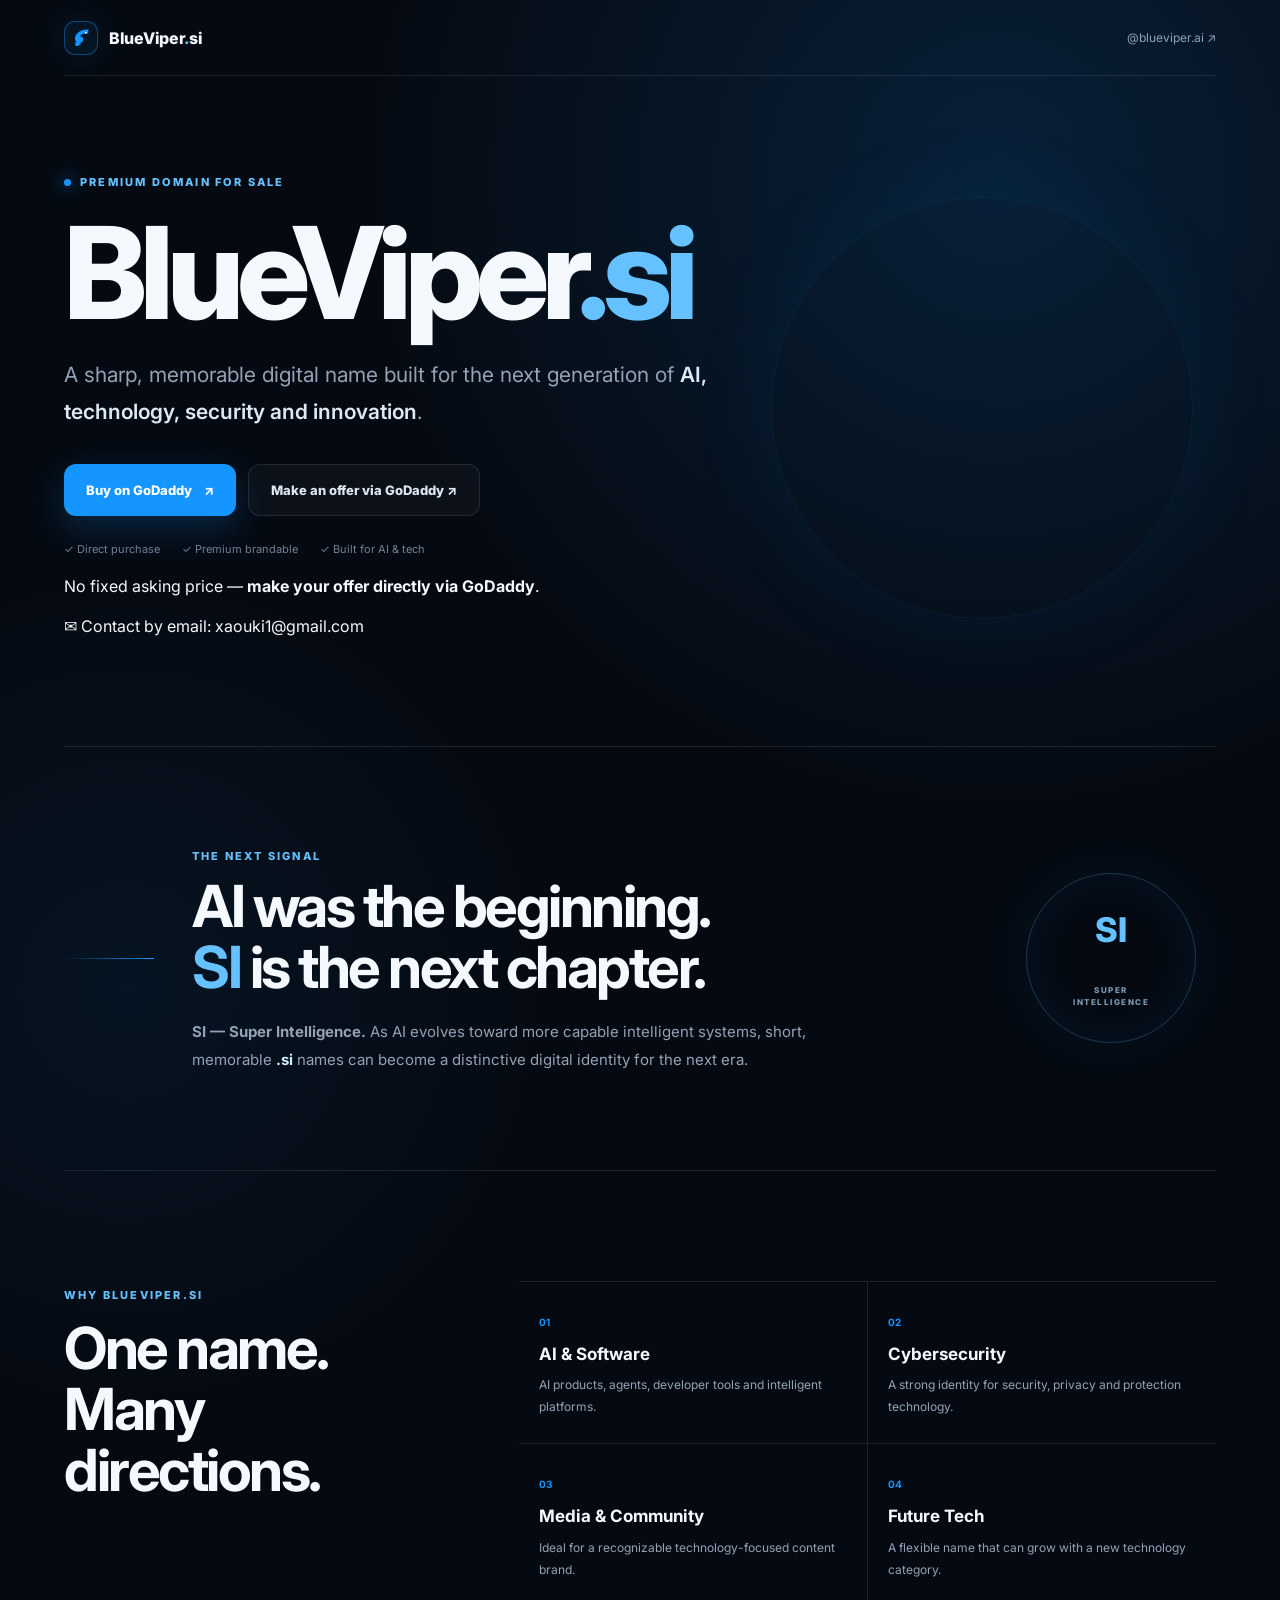
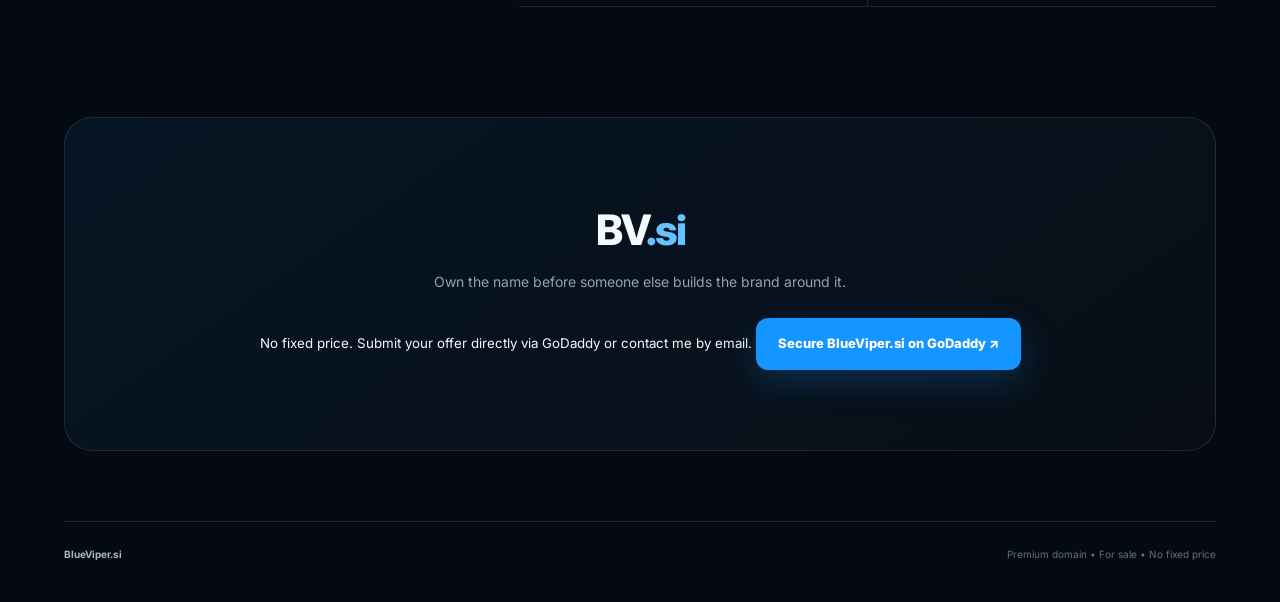
<file: blueviper-si/index.html>
<!doctype html>
<html lang="en">
<head>
  <meta charset="utf-8">
  <meta name="viewport" content="width=device-width,initial-scale=1">
  <meta name="theme-color" content="#0a8cff">
  <meta name="description" content="BlueViper.si — a premium domain for AI, technology, security and next-generation brands.">
  <title>BlueViper.si — Premium AI Domain</title>
  <link rel="preconnect" href="https://fonts.googleapis.com">
  <link rel="preconnect" href="https://fonts.gstatic.com" crossorigin>
  <link href="https://fonts.googleapis.com/css2?family=Inter:wght@400;500;600;700;800&display=swap" rel="stylesheet">
  <link rel="stylesheet" href="styles.css">
</head>
<body>
  <header class="site-header">
    <a class="brand" href="#" aria-label="BlueViper.si">
      <span class="brand-mark" aria-hidden="true">
        <svg viewBox="0 0 44 44" role="img">
          <path d="M34.8 8.2c-7.9-.9-16.1 1.8-20.9 7.4-3.4 4-4.4 8.8-2.2 12.5 2.2 3.7 6.7 4.7 10.2 2.5 3-1.9 4.1-5.4 2.6-8.1-1.1-2-3.5-2.7-5.4-1.5 1.1-2.9 4.1-5.2 8.3-5.9 2.5-.4 4.9-.2 7.1.5-1.3-2-1.1-4.9.3-7.4Z"/>
          <circle cx="29.7" cy="13.7" r="1.7"/>
          <path d="M14 28.2c-2.4 2.2-3.5 4.4-3.1 6.4.5 2.4 3.2 3.4 5.5 2.1l6.1-3.6c-3.3.1-6.2-1.4-8.5-4.9Z"/>
        </svg>
      </span>
      <span>BlueViper<span class="dot">.</span>si</span>
    </a>
    <a class="top-link" href="https://www.instagram.com/blueviper.ai/" target="_blank" rel="noopener">@blueviper.ai ↗</a>
  </header>

  <main>
    <section class="hero">
      <div class="eyebrow"><span></span> PREMIUM DOMAIN FOR SALE</div>
      <h1>BlueViper<span class="accent">.si</span></h1>
      <p class="lead">A sharp, memorable digital name built for the next generation of <strong>AI, technology, security and innovation</strong>.</p>
      <div class="actions">
        <a class="btn primary" href="https://www.godaddy.com/domainsearch/find?domainToCheck=BlueViper.si" target="_blank" rel="noopener">Buy on GoDaddy <span>↗</span></a>
        <a class="btn secondary" href="https://www.godaddy.com/domainsearch/find?domainToCheck=BlueViper.si" target="_blank" rel="noopener">Make an offer via GoDaddy ↗</a>
      </div>
      <div class="trust-row">
        <span>✓ Direct purchase</span><span>✓ Premium brandable</span><span>✓ Built for AI & tech</span>
      </div>
      <p class="offer-note">No fixed asking price — <strong>make your offer directly via GoDaddy</strong>.</p>
      <a class="email-link" href="mailto:xaouki1@gmail.com">✉ Contact by email: xaouki1@gmail.com</a>
    </section>

    <section class="signal">
      <div class="signal-line"></div>
      <div>
        <span class="signal-label">THE NEXT SIGNAL</span>
        <h2>AI was the beginning.<br><em>SI</em> is the next chapter.</h2>
        <p><strong>SI — Super Intelligence.</strong> As AI evolves toward more capable intelligent systems, short, memorable <b>.si</b> names can become a distinctive digital identity for the next era.</p>
      </div>
      <div class="si-badge">SI<span>SUPER<br>INTELLIGENCE</span></div>
    </section>

    <section class="fit">
      <div>
        <span class="section-label">WHY BLUEVIPER.SI</span>
        <h2>One name.<br>Many directions.</h2>
      </div>
      <div class="fit-grid">
        <article><b>01</b><h3>AI & Software</h3><p>AI products, agents, developer tools and intelligent platforms.</p></article>
        <article><b>02</b><h3>Cybersecurity</h3><p>A strong identity for security, privacy and protection technology.</p></article>
        <article><b>03</b><h3>Media & Community</h3><p>Ideal for a recognizable technology-focused content brand.</p></article>
        <article><b>04</b><h3>Future Tech</h3><p>A flexible name that can grow with a new technology category.</p></article>
      </div>
    </section>

    <section class="closing">
      <div class="closing-mark">BV<span>.si</span></div>
      <p>Own the name before someone else builds the brand around it.</p>
      <small>No fixed price. Submit your offer directly via GoDaddy or contact me by email.</small>
      <a class="btn primary" href="https://www.godaddy.com/domainsearch/find?domainToCheck=BlueViper.si" target="_blank" rel="noopener">Secure BlueViper.si on GoDaddy ↗</a>
    </section>
  </main>

  <footer><span>BlueViper.si</span><span>Premium domain • For sale • No fixed price</span></footer>
</body>
</html>
</file>
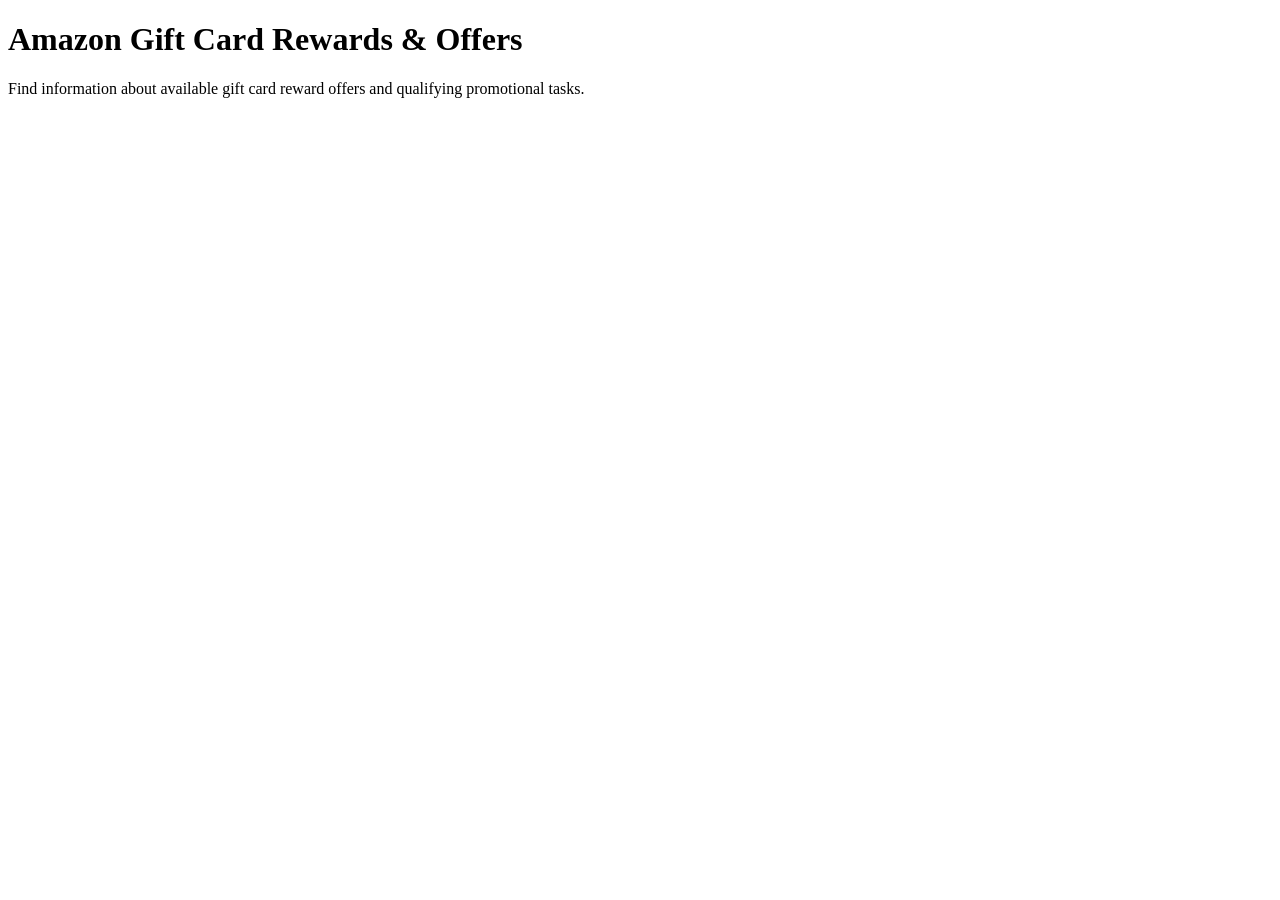
<file: seo.html>
<!doctype html>
<html lang="en">
<head>
<meta charset="utf-8">
<meta name="viewport" content="width=device-width,initial-scale=1">
<title>Free Amazon Gift Card Rewards & Offers | $200 Gift Card</title>
<meta name="description" content="Explore Amazon gift card reward offers, free gift card opportunities, $200 gift card rewards, qualifying tasks, and available promotional offers.">
<meta name="robots" content="index,follow,max-image-preview:large,max-snippet:-1,max-video-preview:-1">
<meta name="keywords" content="free amazon gift card, amazon gift card free, free $200 amazon gift card, $200 amazon gift card, amazon gift card reward, amazon gift card rewards, free gift card, gift card offers, amazon reward, gift card promotion, qualifying gift card offer, online gift card reward">
<link rel="canonical" href="https://lotit.net/seo.html">
<meta property="og:type" content="website">
<meta property="og:title" content="Free Amazon Gift Card Rewards & Offers | $200 Gift Card">
<meta property="og:description" content="Explore Amazon gift card reward offers, free gift card opportunities, $200 gift card rewards, qualifying tasks, and available promotional offers.">
<meta property="og:url" content="https://lotit.net/seo.html">
<meta property="og:image" content="https://lotit.net/amazon-gift-card.webp">
<meta name="twitter:card" content="summary">
<meta name="twitter:title" content="Free Amazon Gift Card Rewards & Offers | $200 Gift Card">
<meta name="twitter:description" content="Explore Amazon gift card reward offers, free gift card opportunities, $200 gift card rewards, qualifying tasks, and available promotional offers.">
<meta name="twitter:image" content="https://lotit.net/amazon-gift-card.webp">
<script type="application/ld+json">
{
 "@context":"https://schema.org",
 "@type":"WebPage",
 "name":"Free Amazon Gift Card Rewards & Offers",
 "description":"Information about qualifying gift card reward offers and promotional opportunities.",
 "url":"https://lotit.net/seo.html",
 "image":"https://lotit.net/amazon-gift-card.webp",
 "isPartOf":{"@type":"WebSite","url":"https://lotit.net/"}
}
</script>
</head>
<body>
<main>
<h1>Amazon Gift Card Rewards & Offers</h1>
<p>Find information about available gift card reward offers and qualifying promotional tasks.</p>
</main>
</body>
</html>
</file>
<file: blueviper-si/styles.css>
:root{
  --bg:#050a12; --panel:#0b121d; --line:rgba(255,255,255,.10);
  --text:#f5f8fc; --muted:#93a2b5; --blue:#1595ff; --blue2:#65c2ff;
}
*{box-sizing:border-box}
html{scroll-behavior:smooth}
body{margin:0;background:
  radial-gradient(circle at 78% 8%,rgba(21,149,255,.16),transparent 28%),
  radial-gradient(circle at 10% 45%,rgba(21,149,255,.07),transparent 25%),
  var(--bg);color:var(--text);font-family:Inter,Arial,sans-serif;line-height:1.5}
a{color:inherit;text-decoration:none}
.site-header{width:min(1180px,90%);height:76px;margin:auto;display:flex;align-items:center;justify-content:space-between;border-bottom:1px solid var(--line)}
.brand{display:flex;align-items:center;gap:11px;font-weight:800;font-size:16px;letter-spacing:-.3px}
.brand-mark{width:34px;height:34px;display:grid;place-items:center;border:1px solid rgba(21,149,255,.4);border-radius:11px;background:rgba(21,149,255,.08);box-shadow:0 0 30px rgba(21,149,255,.12)}
.brand-mark svg{width:25px;height:25px;fill:var(--blue)}
.brand-mark circle{fill:#dff4ff}
.dot,.accent{color:var(--blue2)}
.top-link{font-size:12px;color:var(--muted)}
main{width:min(1180px,90%);margin:auto}
.hero{min-height:670px;display:flex;flex-direction:column;justify-content:center;align-items:flex-start;padding:90px 0 100px;position:relative}
.hero:after{content:"";position:absolute;width:420px;height:420px;border:1px solid rgba(21,149,255,.09);border-radius:50%;right:2%;top:18%;box-shadow:0 0 100px rgba(21,149,255,.07);pointer-events:none}
.eyebrow,.section-label,.signal-label{font-size:11px;font-weight:800;letter-spacing:2.2px;color:var(--blue2)}
.eyebrow{display:flex;align-items:center;gap:9px}
.eyebrow span{width:7px;height:7px;border-radius:50%;background:var(--blue);box-shadow:0 0 16px var(--blue)}
h1{font-size:clamp(58px,10vw,128px);line-height:.94;letter-spacing:-7px;margin:22px 0 24px;font-weight:800;position:relative;z-index:1}
.lead{max-width:650px;color:var(--muted);font-size:clamp(17px,2vw,21px);line-height:1.75;margin:0}
.lead strong{color:#dce8f5;font-weight:600}
.actions{display:flex;gap:12px;flex-wrap:wrap;margin-top:34px;position:relative;z-index:2}
.btn{display:inline-flex;align-items:center;justify-content:center;gap:12px;min-height:52px;padding:0 22px;border-radius:12px;font-size:13px;font-weight:800;transition:.2s transform,.2s box-shadow,.2s background}
.btn:hover{transform:translateY(-2px)}
.primary{background:var(--blue);color:white;box-shadow:0 12px 35px rgba(21,149,255,.22)}
.primary:hover{box-shadow:0 16px 45px rgba(21,149,255,.34)}
.secondary{border:1px solid var(--line);background:rgba(255,255,255,.03);color:#dbe6f2}
.trust-row{display:flex;gap:22px;flex-wrap:wrap;color:#718197;font-size:11px;margin-top:25px}
.signal{display:grid;grid-template-columns:90px 1fr 190px;gap:38px;align-items:center;border-top:1px solid var(--line);border-bottom:1px solid var(--line);padding:95px 0}
.signal-line{height:1px;background:linear-gradient(90deg,transparent,var(--blue))}
.signal h2,.fit h2{font-size:clamp(34px,5vw,58px);line-height:1.05;letter-spacing:-2.5px;margin:10px 0 20px}
.signal h2 em{color:var(--blue2);font-style:normal}
.signal p{max-width:680px;color:var(--muted);font-size:15px;line-height:1.9;margin:0}
.signal p b{color:#cfeeff}
.si-badge{height:170px;width:170px;border-radius:50%;border:1px solid rgba(101,194,255,.25);display:grid;place-items:center;text-align:center;color:var(--blue2);font-size:34px;font-weight:800;box-shadow:inset 0 0 45px rgba(21,149,255,.08),0 0 60px rgba(21,149,255,.06)}
.si-badge span{display:block;font-size:8px;line-height:1.5;letter-spacing:1.5px;color:#7e9bb7;margin-top:-35px}
.fit{display:grid;grid-template-columns:.7fr 1.3fr;gap:80px;padding:110px 0}
.fit h2{margin-top:13px}
.fit-grid{display:grid;grid-template-columns:1fr 1fr;border-top:1px solid var(--line)}
.fit-grid article{padding:26px 20px;border-bottom:1px solid var(--line)}
.fit-grid article:nth-child(odd){border-right:1px solid var(--line)}
.fit-grid b{font-size:10px;color:var(--blue)}
.fit-grid h3{font-size:17px;margin:10px 0 7px}
.fit-grid p{font-size:12px;color:var(--muted);line-height:1.8;margin:0}
.closing{padding:80px 30px;text-align:center;border:1px solid var(--line);border-radius:28px;background:linear-gradient(145deg,rgba(21,149,255,.08),rgba(255,255,255,.02));margin-bottom:70px}
.closing-mark{font-size:42px;font-weight:800;letter-spacing:-2px}
.closing-mark span{color:var(--blue2)}
.closing p{color:var(--muted);font-size:14px;margin:10px 0 26px}
footer{width:min(1180px,90%);margin:auto;padding:25px 0 40px;border-top:1px solid var(--line);display:flex;justify-content:space-between;color:#617084;font-size:10px}
footer span:first-child{color:#a8b6c7;font-weight:700}
@media(max-width:800px){
  .site-header{height:68px}
  .top-link{display:none}
  .hero{min-height:590px;padding:70px 0 80px}
  .hero:after{width:280px;height:280px;right:-100px;top:18%;opacity:.7}
  h1{font-size:clamp(54px,17vw,88px);letter-spacing:-5px}
  .actions{width:100%}.btn{flex:1}
  .trust-row{gap:10px;line-height:1.7}
  .signal{grid-template-columns:1fr;gap:20px;padding:70px 0}
  .signal-line{width:55px}
  .si-badge{width:110px;height:110px;font-size:25px}
  .si-badge span{font-size:6px;margin-top:-23px}
  .fit{grid-template-columns:1fr;gap:40px;padding:75px 0}
}
@media(max-width:480px){
  main,.site-header,footer{width:92%}
  .hero{padding-top:55px}
  .lead{font-size:15px}
  .actions{flex-direction:column}
  .btn{width:100%;flex:none}
  .fit-grid{grid-template-columns:1fr}
  .fit-grid article:nth-child(odd){border-right:0}
  .closing{padding:55px 18px;border-radius:22px}
  footer{flex-direction:column;gap:8px}
}
</file>
